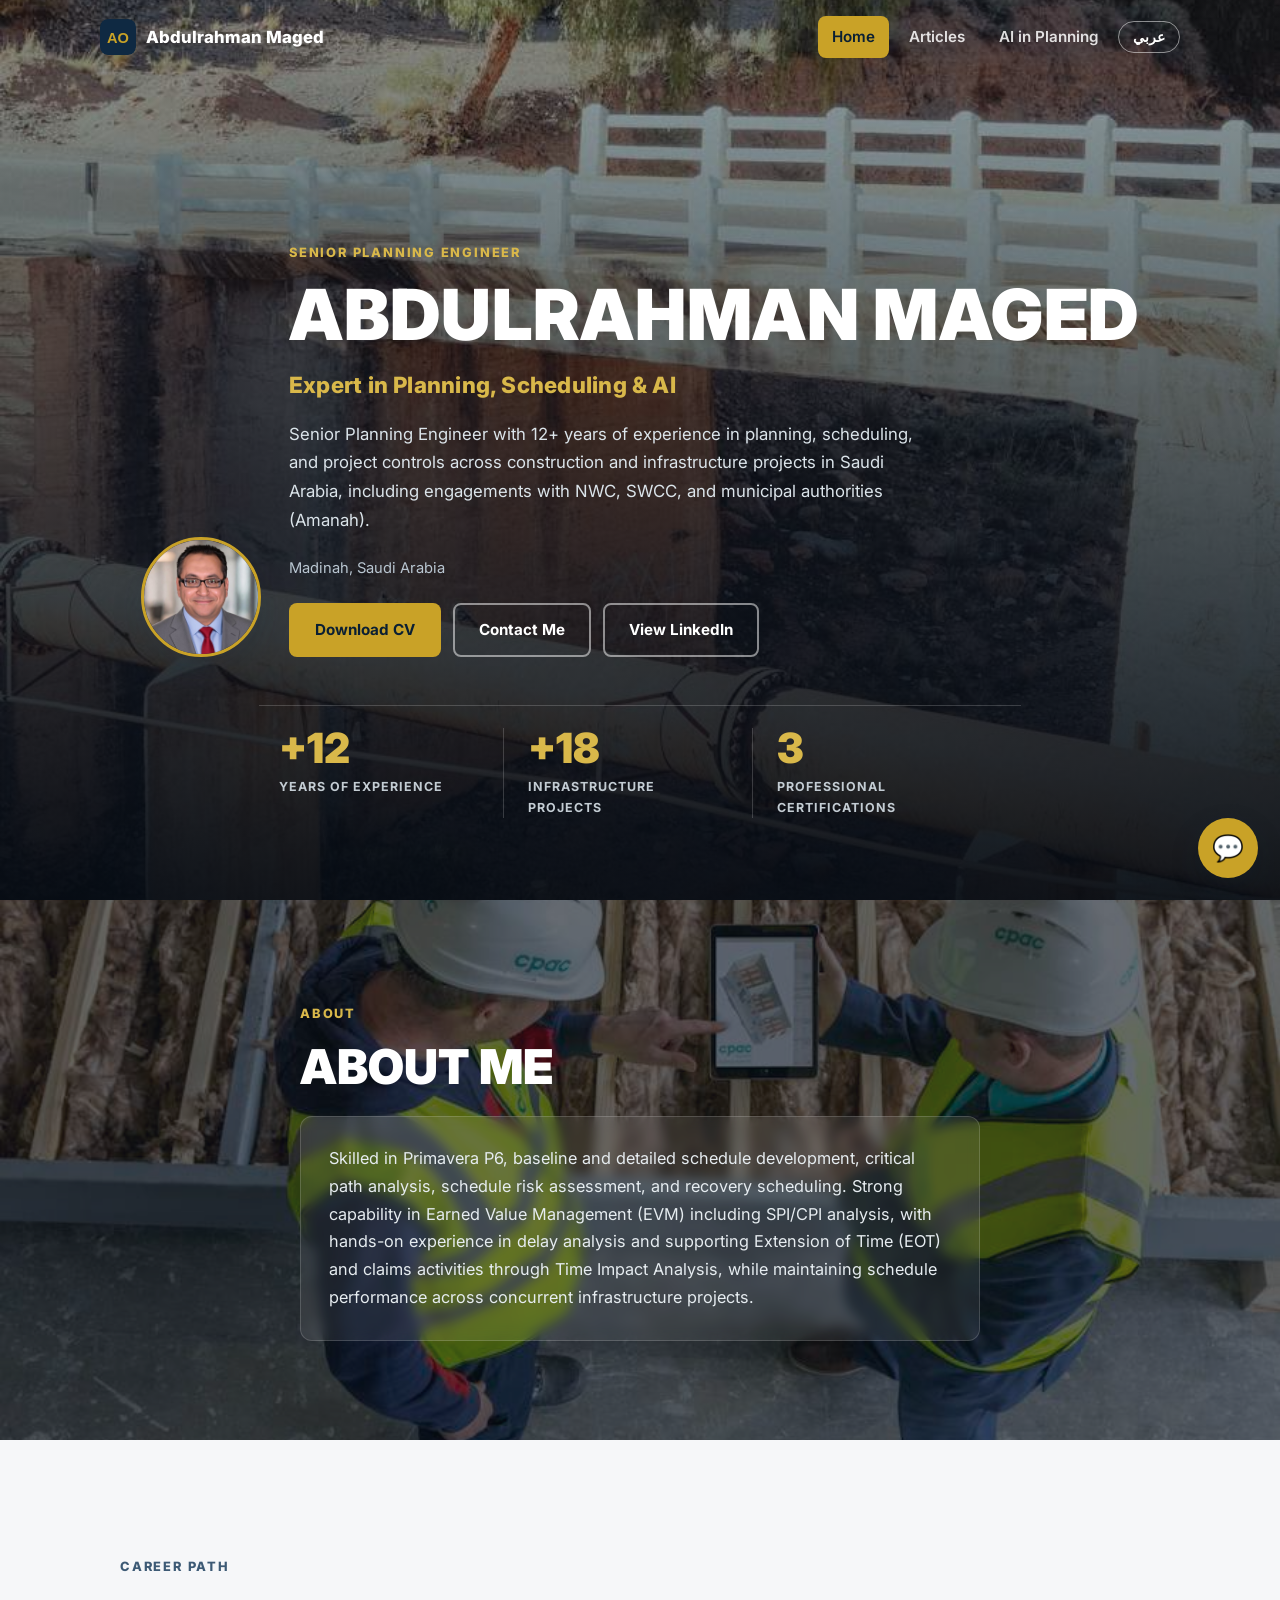
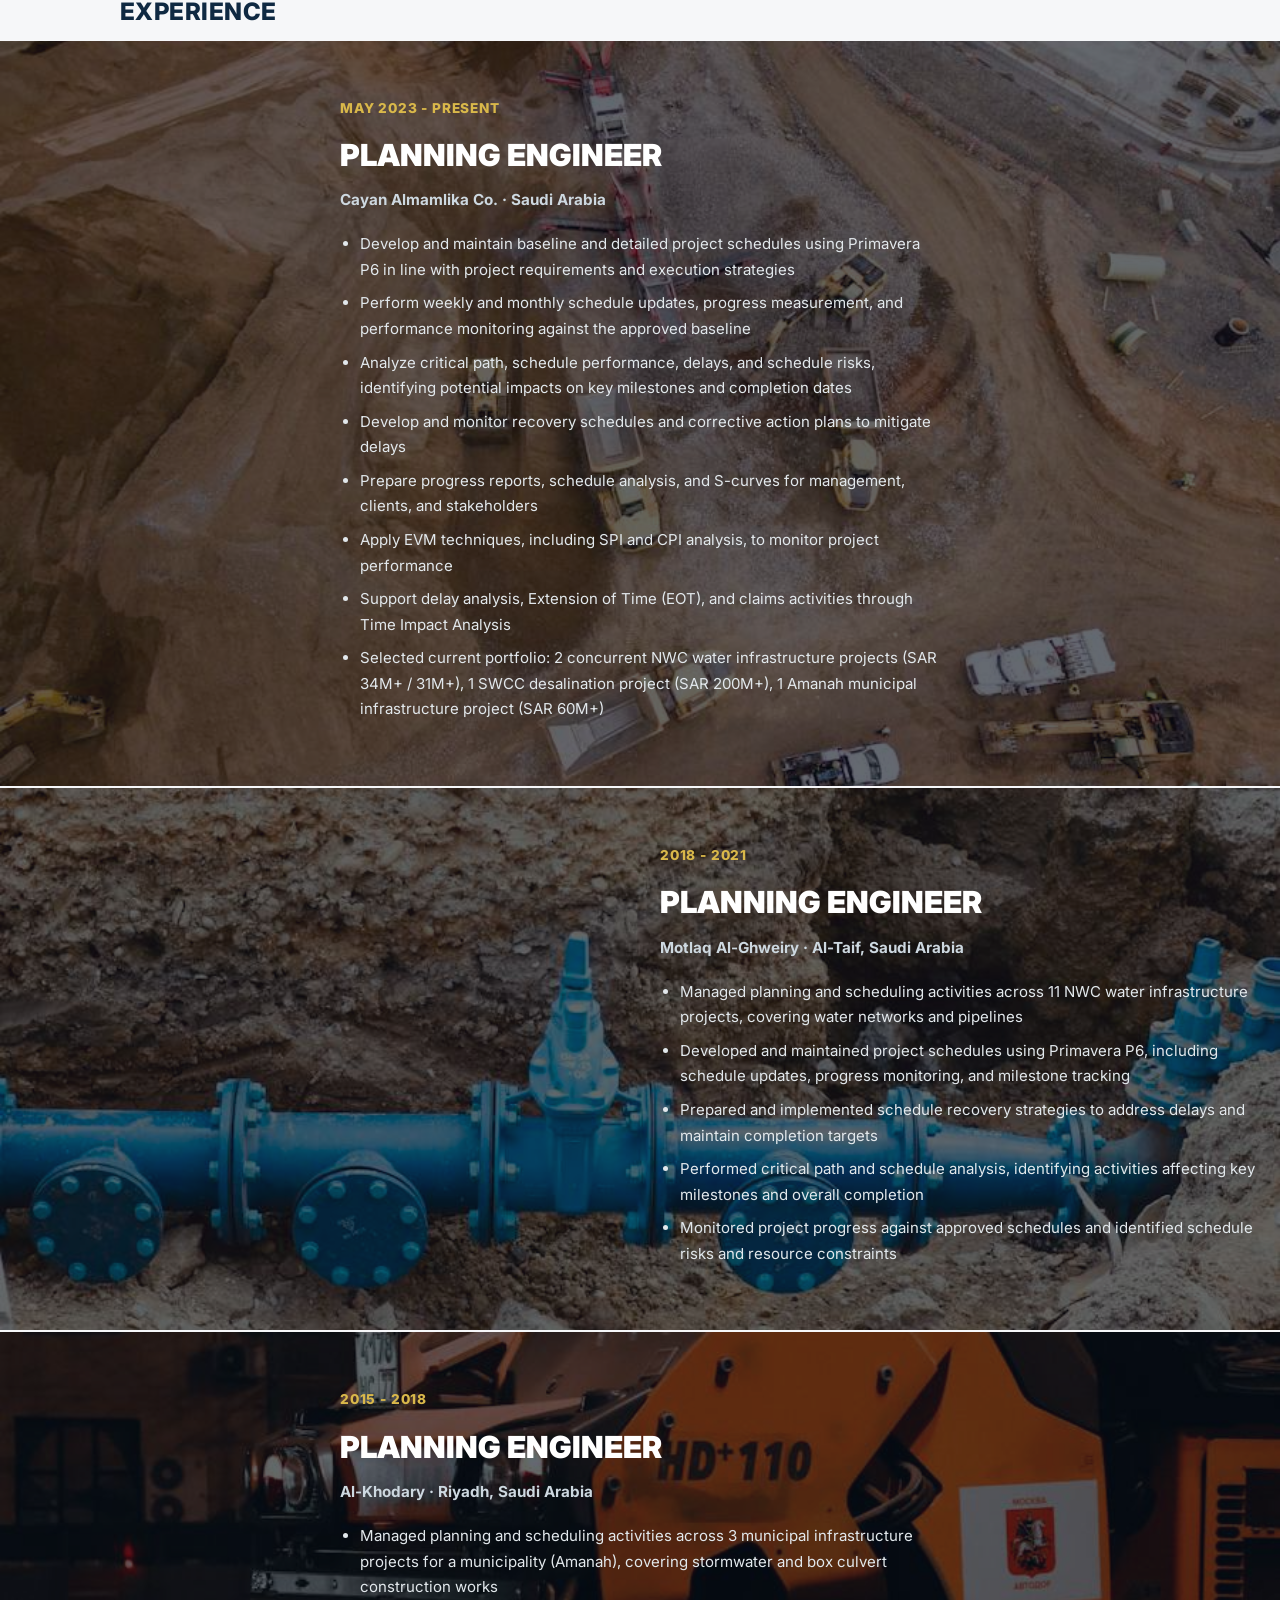
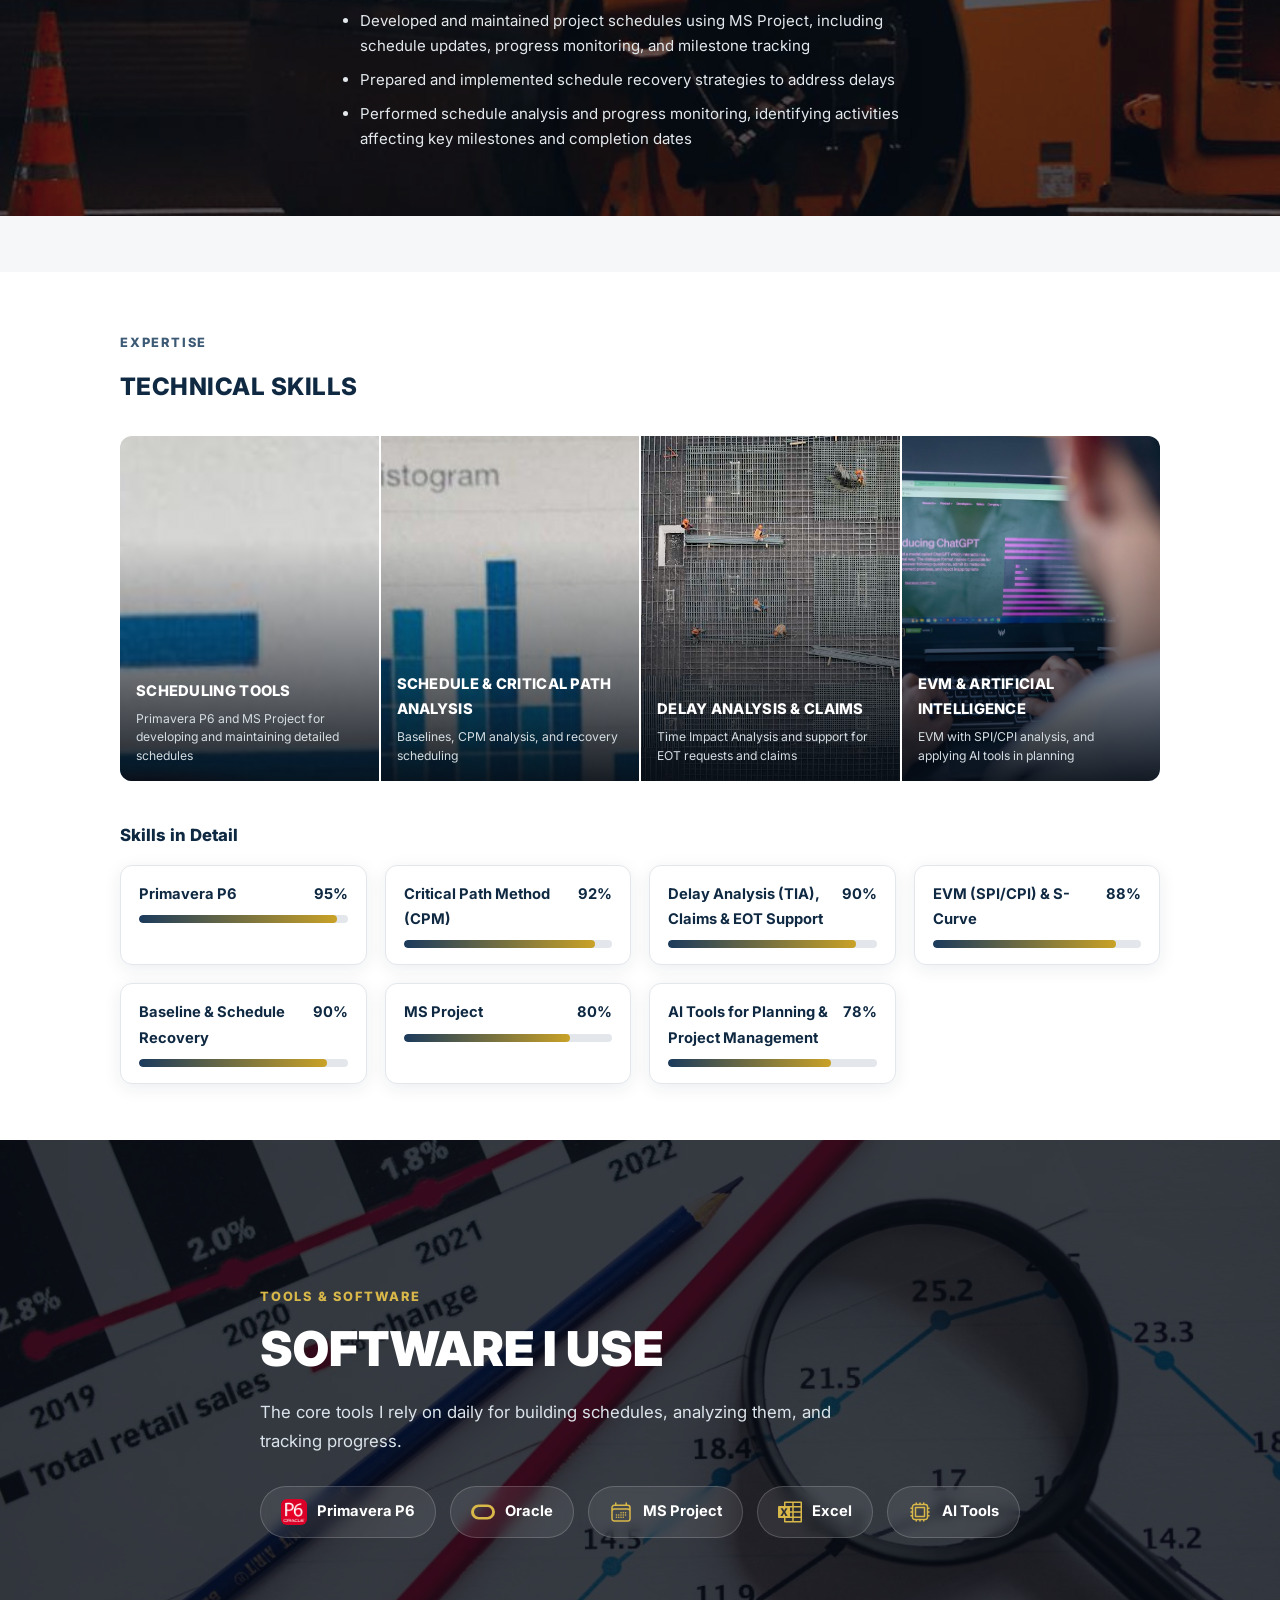
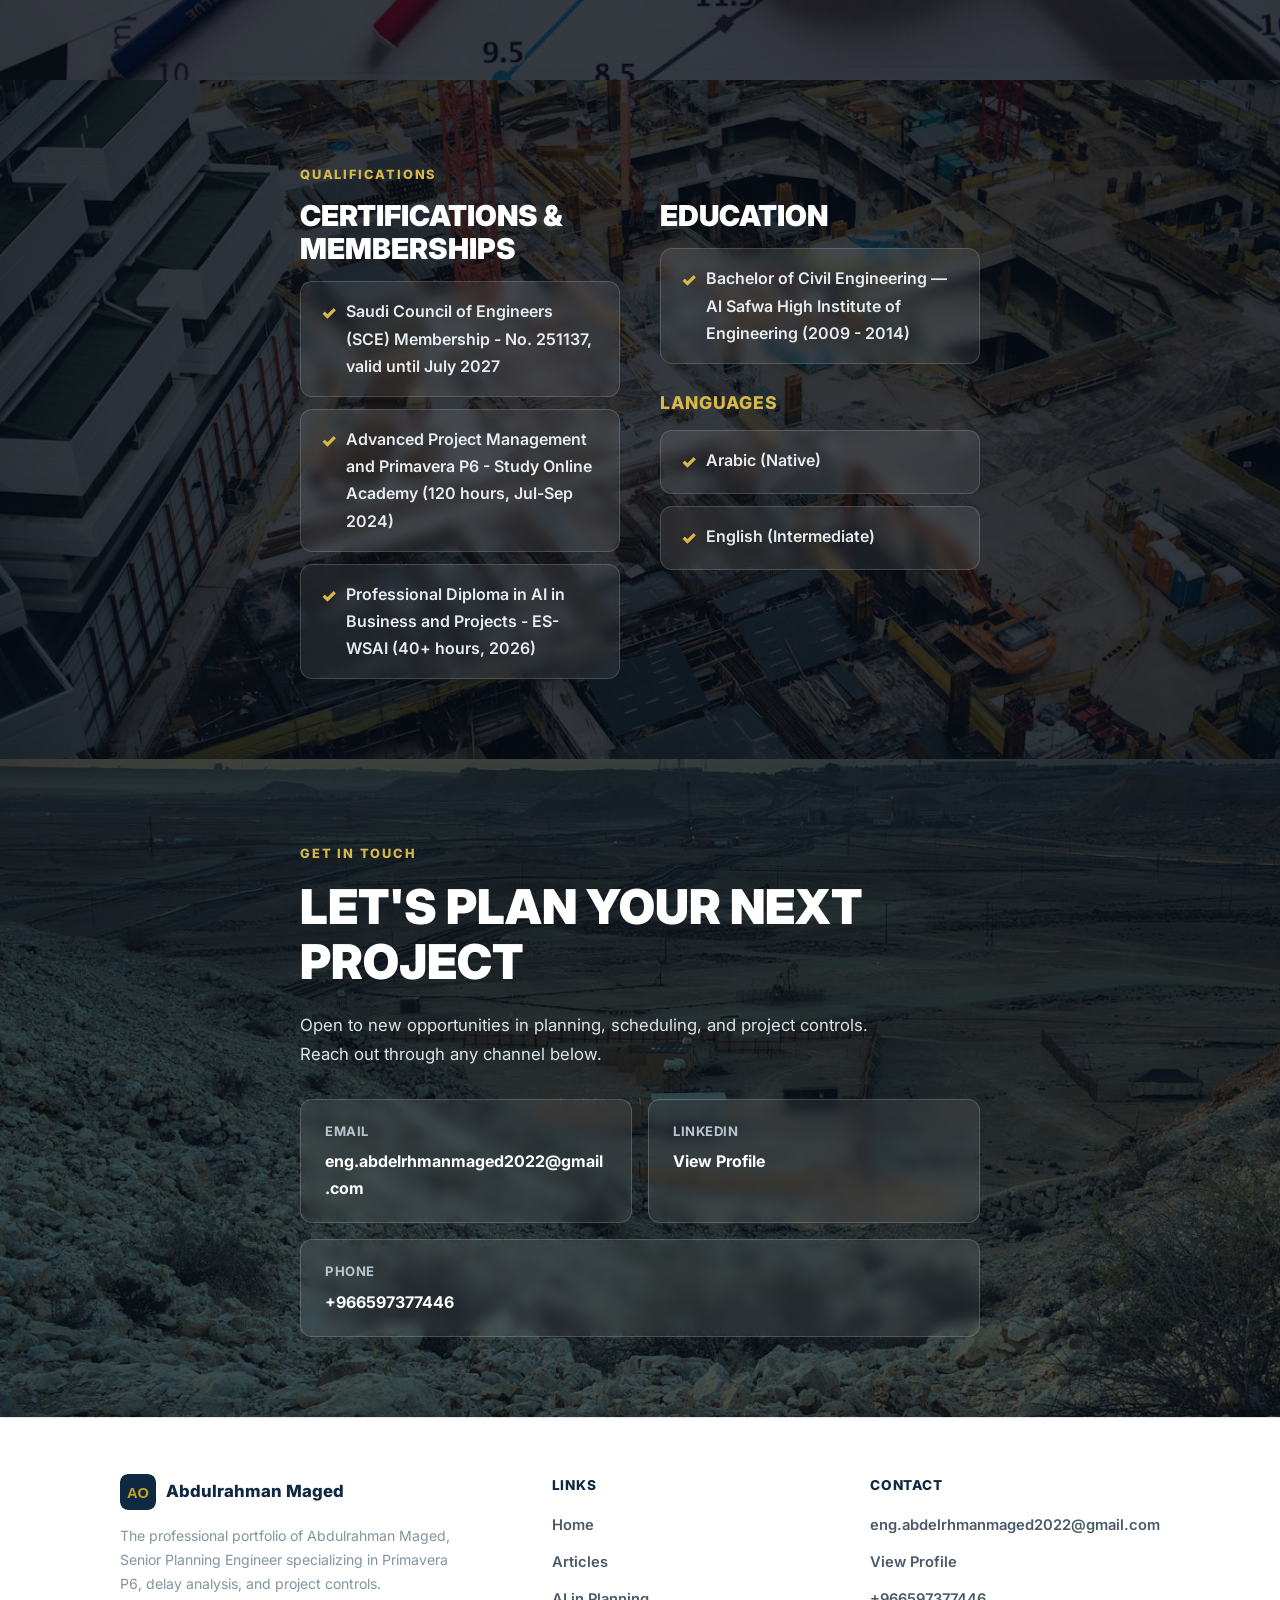
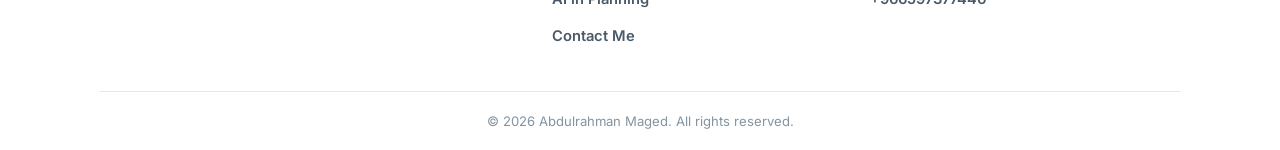
<file: index.html>
<!DOCTYPE html>
<html lang="en" dir="ltr">
<head>
<meta charset="UTF-8">
<meta name="viewport" content="width=device-width, initial-scale=1.0">
<title>عبدالرحمن ماجد | Planning Engineer</title>
<meta name="description" content="عبدالرحمن ماجد - مهندس تخطيط أول بخبرة 12+ عامًا في مشاريع المقاولات والبنية التحتية، متخصص في Primavera P6 وتحليل المسار الحرج وتحليل التأخيرات.">
<meta property="og:title" content="عبدالرحمن ماجد | Senior Planning Engineer">
<meta property="og:description" content="مهندس تخطيط أول بخبرة 12+ عامًا في مشاريع المقاولات والبنية التحتية.">
<meta property="og:type" content="website">
<meta property="og:image" content="avatar-placeholder.svg">
<link rel="icon" href="favicon.svg" type="image/svg+xml">
<link rel="preconnect" href="https://fonts.googleapis.com">
<link href="https://fonts.googleapis.com/css2?family=Cairo:wght@400;600;700;800;900&family=Inter:wght@400;600;700;800;900&display=swap" rel="stylesheet">
<link rel="stylesheet" href="styles.css">
<script>
  (function(){
    var lang = localStorage.getItem("site-lang") || "en";
    document.documentElement.lang = lang;
    document.documentElement.dir = lang === "ar" ? "rtl" : "ltr";
  })();
</script>
</head>
<body data-page="home">

<header class="site-header">
  <div class="container nav-row">
    <div class="brand">
      <img src="favicon.svg" alt="logo">
      <span id="brand-name">Abdulrahman Maged</span>
    </div>
    <button class="nav-toggle" id="nav-toggle" aria-label="Menu" aria-expanded="false">
      <span></span><span></span><span></span>
    </button>
    <nav class="nav-links" id="nav-links">
      <a href="index.html" data-page="home" data-i18n="navHome">Home</a>
      <a href="articles.html" data-page="articles" data-i18n="navArticles">Articles</a>
      <a href="ai-planning.html" data-page="ai" data-i18n="navAI">AI in Planning</a>
      <button class="lang-toggle" id="lang-toggle">English</button>
    </nav>
  </div>
</header>
<div class="nav-overlay" id="nav-overlay"></div>

<section class="cine-hero" style="background-image:url('images/hero.jpg')">
  <div class="cine-hero-overlay"></div>
  <div class="cine-hero-content container">
    <img id="hero-photo" class="hero-photo" src="avatar-placeholder.svg" alt="profile photo">
    <div class="hero-text">
      <div class="cine-badge" id="hero-title-badge"></div>
      <h1 id="hero-name" class="cine-hero-title"></h1>
      <div class="cine-hero-tagline" data-i18n="heroTagline">Expert in Planning, Scheduling &amp; AI</div>
      <p class="hero-pitch" id="hero-pitch"></p>
      <div class="hero-meta">
        <span id="hero-location"></span>
      </div>
      <div class="btn-row">
        <a class="btn btn-gold" id="cv-download" href="#" download data-i18n="heroDownloadCV">Download CV</a>
        <a class="btn btn-outline" href="#contact" data-i18n="heroContact">Contact Me</a>
        <a class="btn btn-outline" id="hero-linkedin" href="#" target="_blank" rel="noopener" data-i18n="heroLinkedin" style="display:none">LinkedIn</a>
      </div>
    </div>
  </div>
  <div class="cine-stat-row container">
    <div class="cine-stat">
      <div class="cine-stat-num">+12</div>
      <div class="cine-stat-label" data-i18n="heroStatYears">Years of Experience</div>
    </div>
    <div class="cine-stat">
      <div class="cine-stat-num">+18</div>
      <div class="cine-stat-label" data-i18n="heroStatProjects">Infrastructure Projects</div>
    </div>
    <div class="cine-stat">
      <div class="cine-stat-num" id="hero-stat-certs">3</div>
      <div class="cine-stat-label" data-i18n="heroStatCerts">Professional Certifications</div>
    </div>
  </div>
</section>

<section class="cine-section reveal" style="background-image:url('images/about.jpg')">
  <div class="cine-overlay"></div>
  <div class="container cine-content">
    <div class="cine-badge" data-i18n="aboutBadge">About</div>
    <h2 class="cine-headline" data-i18n="summaryTitle">About Me</h2>
    <div class="summary-box" id="summary-text"></div>
  </div>
</section>

<section id="experience-wrap">
  <div class="container" style="padding-top:56px">
    <div class="cine-badge cine-badge-dark" data-i18n="experienceBadge">Career Path</div>
    <h2 class="section-title" data-i18n="experienceTitle">Experience</h2>
  </div>
  <div class="timeline" id="timeline"></div>
</section>

<section class="section-alt">
  <div class="container">
    <div class="cine-badge cine-badge-dark" data-i18n="skillsBadge">Expertise</div>
    <h2 class="section-title" data-i18n="skillsTitle">Technical Skills</h2>
    <div class="skills-visual-grid">
      <div class="skills-visual-cell" style="background-image:url('images/skill1.jpg')">
        <div class="cell-overlay"></div>
        <div class="cell-text">
          <div class="cell-title" data-i18n="skillsCat1">Scheduling Tools</div>
          <div class="cell-desc" data-i18n="skillsCat1Desc"></div>
        </div>
      </div>
      <div class="skills-visual-cell" style="background-image:url('images/skill3.jpg')">
        <div class="cell-overlay"></div>
        <div class="cell-text">
          <div class="cell-title" data-i18n="skillsCat2">Schedule &amp; CPM Analysis</div>
          <div class="cell-desc" data-i18n="skillsCat2Desc"></div>
        </div>
      </div>
      <div class="skills-visual-cell" style="background-image:url('images/skill2.jpg')">
        <div class="cell-overlay"></div>
        <div class="cell-text">
          <div class="cell-title" data-i18n="skillsCat3">Delay Analysis &amp; Claims</div>
          <div class="cell-desc" data-i18n="skillsCat3Desc"></div>
        </div>
      </div>
      <div class="skills-visual-cell" style="background-image:url('images/skill4.jpg')">
        <div class="cell-overlay"></div>
        <div class="cell-text">
          <div class="cell-title" data-i18n="skillsCat4">EVM &amp; AI</div>
          <div class="cell-desc" data-i18n="skillsCat4Desc"></div>
        </div>
      </div>
    </div>
    <h3 class="section-sub-title" data-i18n="skillsDetailTitle">Skills in Detail</h3>
    <div class="skills-grid" id="skills-grid"></div>
  </div>
</section>

<section class="cine-section reveal" style="background-image:url('images/tools-bg.jpg')">
  <div class="cine-overlay cine-overlay-strong"></div>
  <div class="container cine-content cine-content-wide">
    <div class="cine-badge" data-i18n="toolsBadge">Tools &amp; Software</div>
    <h2 class="cine-headline" data-i18n="toolsTitle">Software I Use</h2>
    <p class="cine-sub" data-i18n="toolsSub"></p>
    <div class="tools-row">
      <div class="tool-badge">
        <img class="tool-icon tool-icon-img" src="icons/primavera-p6.png" alt="Primavera P6">
        <span data-i18n="toolPrimavera">Primavera P6</span>
      </div>
      <div class="tool-badge">
        <svg class="tool-icon" viewBox="0 0 24 24" fill="currentColor"><path d="M16.412 4.412h-8.82a7.588 7.588 0 0 0-.008 15.176h8.828a7.588 7.588 0 0 0 0-15.176zm-.193 12.502H7.786a4.915 4.915 0 0 1 0-9.828h8.433a4.914 4.914 0 1 1 0 9.828z"/></svg>
        <span data-i18n="toolOracle">Oracle</span>
      </div>
      <div class="tool-badge">
        <svg class="tool-icon" viewBox="0 0 24 24" fill="none" stroke="currentColor" stroke-width="1.5"><path stroke-linecap="round" stroke-linejoin="round" d="M6.75 3v2.25M17.25 3v2.25M3 18.75V7.5a2.25 2.25 0 0 1 2.25-2.25h13.5A2.25 2.25 0 0 1 21 7.5v11.25m-18 0A2.25 2.25 0 0 0 5.25 21h13.5A2.25 2.25 0 0 0 21 18.75m-18 0v-7.5A2.25 2.25 0 0 1 5.25 9h13.5A2.25 2.25 0 0 1 21 11.25v7.5m-9-6h.008v.008H12v-.008ZM12 15h.008v.008H12V15Zm0 2.25h.008v.008H12v-.008ZM9.75 15h.008v.008H9.75V15Zm0 2.25h.008v.008H9.75v-.008ZM7.5 15h.008v.008H7.5V15Zm0 2.25h.008v.008H7.5v-.008Zm6.75-4.5h.008v.008h-.008v-.008Zm0 2.25h.008v.008h-.008V15Zm0 2.25h.008v.008h-.008v-.008Zm2.25-4.5h.008v.008H16.5v-.008Zm0 2.25h.008v.008H16.5V15Z"/></svg>
        <span data-i18n="toolMsProject">MS Project</span>
      </div>
      <div class="tool-badge">
        <svg class="tool-icon" viewBox="0 0 24 24" fill="currentColor"><path d="M23 1.5q.41 0 .7.3.3.29.3.7v19q0 .41-.3.7-.29.3-.7.3H7q-.41 0-.7-.3-.3-.29-.3-.7V18H1q-.41 0-.7-.3-.3-.29-.3-.7V7q0-.41.3-.7Q.58 6 1 6h5V2.5q0-.41.3-.7.29-.3.7-.3zM6 13.28l1.42 2.66h2.14l-2.38-3.87 2.34-3.8H7.46l-1.3 2.4-.05.08-.04.09-.64-1.28-.66-1.29H2.59l2.27 3.82-2.48 3.85h2.16zM14.25 21v-3H7.5v3zm0-4.5v-3.75H12v3.75zm0-5.25V7.5H12v3.75zm0-5.25V3H7.5v3zm8.25 15v-3h-6.75v3zm0-4.5v-3.75h-6.75v3.75zm0-5.25V7.5h-6.75v3.75zm0-5.25V3h-6.75v3Z"/></svg>
        <span data-i18n="toolExcel">Excel</span>
      </div>
      <div class="tool-badge">
        <svg class="tool-icon" viewBox="0 0 24 24" fill="none" stroke="currentColor" stroke-width="1.5"><path stroke-linecap="round" stroke-linejoin="round" d="M8.25 3v1.5M4.5 8.25H3m18 0h-1.5M4.5 12H3m18 0h-1.5m-15 3.75H3m18 0h-1.5M8.25 19.5V21M12 3v1.5m0 15V21m3.75-18v1.5m0 15V21m-9-1.5h10.5a2.25 2.25 0 0 0 2.25-2.25V6.75a2.25 2.25 0 0 0-2.25-2.25H6.75A2.25 2.25 0 0 0 4.5 6.75v10.5a2.25 2.25 0 0 0 2.25 2.25Zm.75-12h9v9h-9v-9Z"/></svg>
        <span data-i18n="toolAI">AI Tools</span>
      </div>
    </div>
  </div>
</section>

<section class="cine-section reveal" style="background-image:url('images/cert-bg.jpg')">
  <div class="cine-overlay cine-overlay-strong"></div>
  <div class="container cine-content">
    <div class="cine-badge" data-i18n="certEduBadge">Qualifications</div>
    <div class="cert-edu-grid">
      <div>
        <h2 class="cine-headline cine-headline-sm" data-i18n="certTitle">Certifications</h2>
        <div class="cert-list glass" id="cert-list"></div>
      </div>
      <div>
        <h2 class="cine-headline cine-headline-sm" data-i18n="educationTitle">Education</h2>
        <div class="cert-list glass" id="education-list"></div>
        <h3 class="cine-headline-xs" data-i18n="languagesTitle">Languages</h3>
        <div class="cert-list glass" id="languages-list"></div>
      </div>
    </div>
  </div>
</section>

<section id="contact" class="cine-section reveal" style="background-image:url('images/contact-bg.jpg')">
  <div class="cine-overlay"></div>
  <div class="container cine-content">
    <div class="cine-badge" data-i18n="contactBadge">Get in Touch</div>
    <h2 class="cine-headline" data-i18n="contactHeadline">Let's Plan Your Next Project</h2>
    <p class="cine-sub" data-i18n="contactSub"></p>
    <div class="contact-grid">
      <div class="contact-card glass">
        <div class="label" data-i18n="contactEmail">Email</div>
        <a class="value" id="contact-email" href="#"></a>
      </div>
      <div class="contact-card glass">
        <div class="label" data-i18n="contactLinkedin">LinkedIn</div>
        <a class="value" id="contact-linkedin" href="#" target="_blank" rel="noopener"></a>
      </div>
      <div class="contact-card glass" id="contact-phone-card">
        <div class="label" data-i18n="contactPhone">Phone</div>
        <a class="value" id="contact-phone" href="#"></a>
      </div>
    </div>
  </div>
</section>

<footer class="site-footer">
  <div class="container footer-grid">
    <div class="footer-col">
      <div class="brand footer-brand">
        <img src="favicon.svg" alt="logo">
        <span id="footer-brand-name">Abdulrahman Maged</span>
      </div>
      <p class="footer-about-text" data-i18n="footerAboutText"></p>
    </div>
    <div class="footer-col">
      <div class="footer-col-title" data-i18n="footerNavTitle">Links</div>
      <a href="index.html" data-i18n="navHome">Home</a>
      <a href="articles.html" data-i18n="navArticles">Articles</a>
      <a href="ai-planning.html" data-i18n="navAI">AI in Planning</a>
      <a href="#contact" data-i18n="heroContact">Contact Me</a>
    </div>
    <div class="footer-col">
      <div class="footer-col-title" data-i18n="footerContactTitle">Contact</div>
      <a id="footer-email" href="#"></a>
      <a id="footer-linkedin" href="#" target="_blank" rel="noopener" data-i18n="contactLinkedinLabel">View Profile</a>
      <a id="footer-phone" href="#"></a>
    </div>
  </div>
  <div class="footer-bottom container" id="footer-text"></div>
</footer>

<script src="i18n.js"></script>
<script src="main.js"></script>
<script src="chatbot.js"></script>
</body>
</html>
</file>
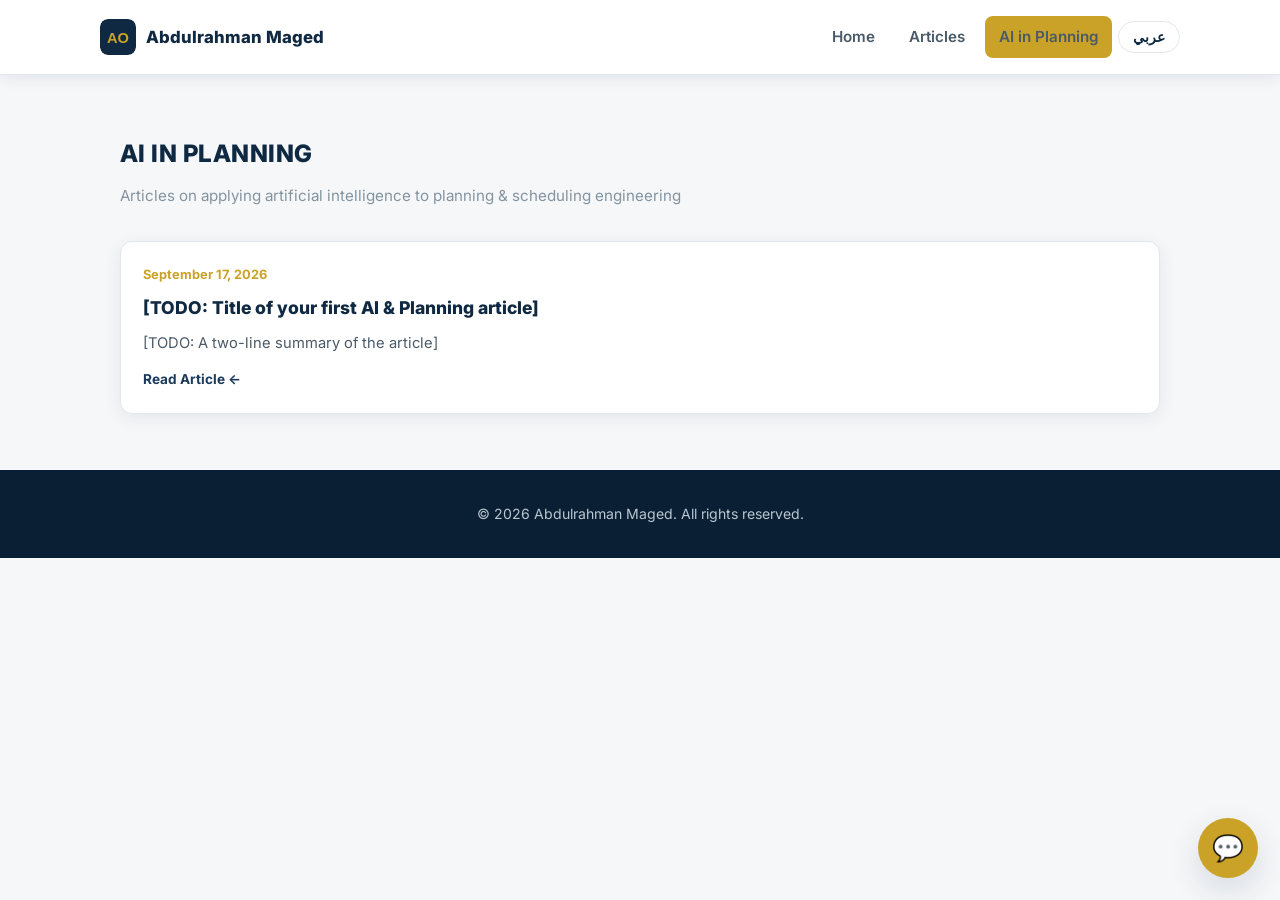
<file: ai-planning.html>
<!DOCTYPE html>
<html lang="en" dir="ltr">
<head>
<meta charset="UTF-8">
<meta name="viewport" content="width=device-width, initial-scale=1.0">
<title>الذكاء الاصطناعي والتخطيط | Abdulrahman Maged</title>
<meta name="description" content="مقالات عن تطبيقات الذكاء الاصطناعي في هندسة التخطيط والجدولة.">
<link rel="icon" href="favicon.svg" type="image/svg+xml">
<link rel="preconnect" href="https://fonts.googleapis.com">
<link href="https://fonts.googleapis.com/css2?family=Cairo:wght@400;600;700;800&family=Inter:wght@400;600;700;800&display=swap" rel="stylesheet">
<link rel="stylesheet" href="styles.css">
<script>
  (function(){
    var lang = localStorage.getItem("site-lang") || "en";
    document.documentElement.lang = lang;
    document.documentElement.dir = lang === "ar" ? "rtl" : "ltr";
  })();
</script>
</head>
<body data-page="ai">

<header class="site-header">
  <div class="container nav-row">
    <div class="brand">
      <img src="favicon.svg" alt="logo">
      <span>Abdulrahman Maged</span>
    </div>
    <button class="nav-toggle" id="nav-toggle" aria-label="Menu" aria-expanded="false">
      <span></span><span></span><span></span>
    </button>
    <nav class="nav-links" id="nav-links">
      <a href="index.html" data-page="home" data-i18n="navHome">Home</a>
      <a href="articles.html" data-page="articles" data-i18n="navArticles">Articles</a>
      <a href="ai-planning.html" data-page="ai" data-i18n="navAI">AI in Planning</a>
      <button class="lang-toggle" id="lang-toggle">English</button>
    </nav>
  </div>
</header>
<div class="nav-overlay" id="nav-overlay"></div>

<section>
  <div class="container">
    <h1 class="section-title" data-i18n="aiPageTitle">AI in Planning</h1>
    <p class="section-sub" data-i18n="aiPageSub"></p>
    <div class="articles-grid" id="articles-list"></div>
    <div id="article-detail" style="display:none;"></div>
  </div>
</section>

<footer>
  <div class="container" id="footer-text"></div>
</footer>

<script src="i18n.js"></script>
<script src="main.js"></script>
<script src="chatbot.js"></script>
</body>
</html>
</file>
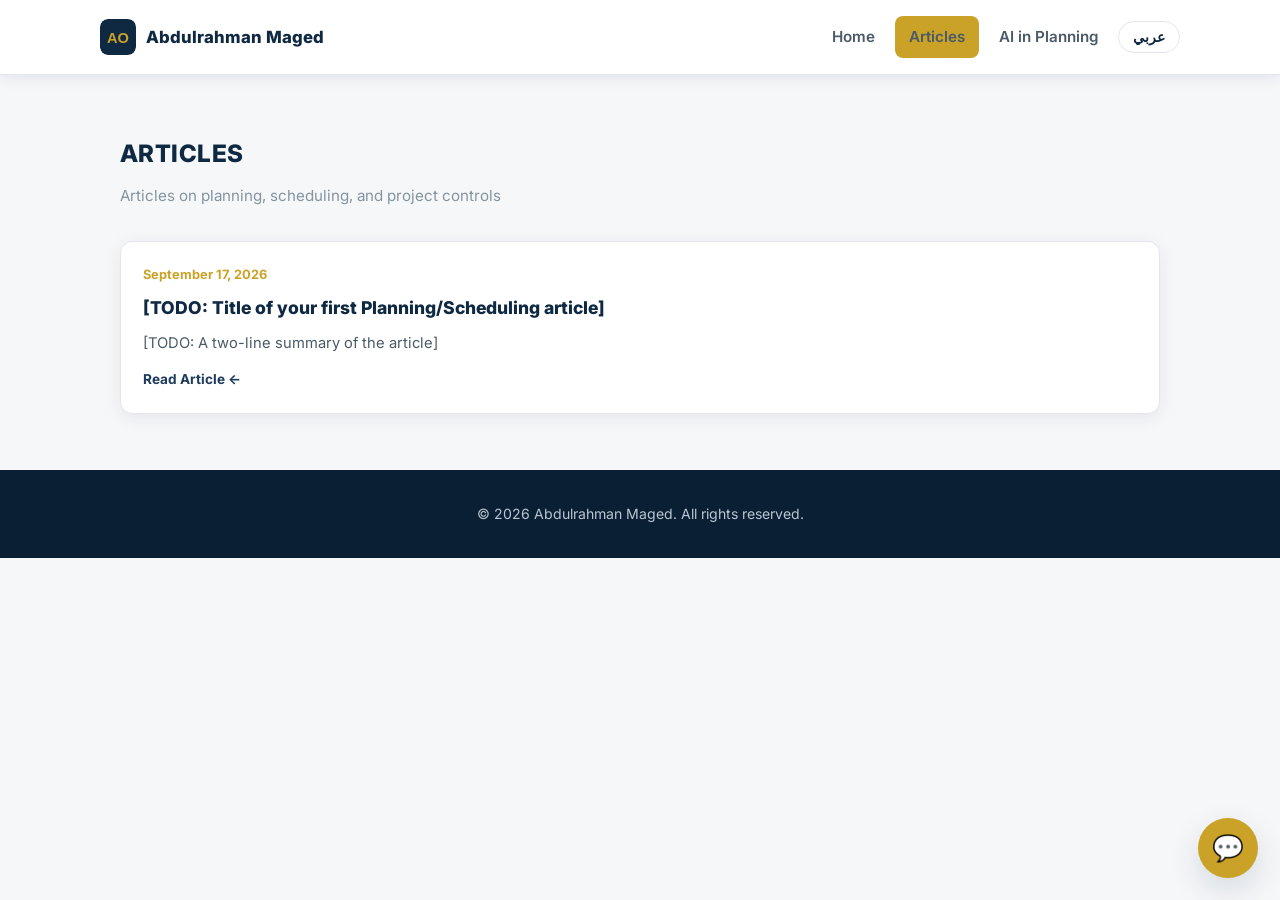
<file: articles.html>
<!DOCTYPE html>
<html lang="en" dir="ltr">
<head>
<meta charset="UTF-8">
<meta name="viewport" content="width=device-width, initial-scale=1.0">
<title>المقالات | Abdulrahman Maged</title>
<meta name="description" content="مقالات في التخطيط والجدولة وإدارة المشاريع.">
<link rel="icon" href="favicon.svg" type="image/svg+xml">
<link rel="preconnect" href="https://fonts.googleapis.com">
<link href="https://fonts.googleapis.com/css2?family=Cairo:wght@400;600;700;800&family=Inter:wght@400;600;700;800&display=swap" rel="stylesheet">
<link rel="stylesheet" href="styles.css">
<script>
  (function(){
    var lang = localStorage.getItem("site-lang") || "en";
    document.documentElement.lang = lang;
    document.documentElement.dir = lang === "ar" ? "rtl" : "ltr";
  })();
</script>
</head>
<body data-page="articles">

<header class="site-header">
  <div class="container nav-row">
    <div class="brand">
      <img src="favicon.svg" alt="logo">
      <span>Abdulrahman Maged</span>
    </div>
    <button class="nav-toggle" id="nav-toggle" aria-label="Menu" aria-expanded="false">
      <span></span><span></span><span></span>
    </button>
    <nav class="nav-links" id="nav-links">
      <a href="index.html" data-page="home" data-i18n="navHome">Home</a>
      <a href="articles.html" data-page="articles" data-i18n="navArticles">Articles</a>
      <a href="ai-planning.html" data-page="ai" data-i18n="navAI">AI in Planning</a>
      <button class="lang-toggle" id="lang-toggle">English</button>
    </nav>
  </div>
</header>
<div class="nav-overlay" id="nav-overlay"></div>

<section>
  <div class="container">
    <h1 class="section-title" data-i18n="articlesPageTitle">Articles</h1>
    <p class="section-sub" data-i18n="articlesPageSub"></p>
    <div class="articles-grid" id="articles-list"></div>
    <div id="article-detail" style="display:none;"></div>
  </div>
</section>

<footer>
  <div class="container" id="footer-text"></div>
</footer>

<script src="i18n.js"></script>
<script src="main.js"></script>
<script src="chatbot.js"></script>
</body>
</html>
</file>
<file: styles.css>
/* ============ Design tokens ============ */
:root{
  --navy-900:#0a1f33;
  --navy-800:#0f2942;
  --navy-700:#1b3a5c;
  --steel-600:#3d5a75;
  --gold-500:#c9a227;
  --gold-400:#d9b84a;
  --bg:#f6f7f9;
  --surface:#ffffff;
  --text-900:#16212c;
  --text-600:#4a5a68;
  --text-400:#8394a1;
  --border:#e3e7eb;
  --radius:12px;
  --shadow:0 4px 18px rgba(15,41,66,0.08);
  --shadow-lg:0 12px 32px rgba(15,41,66,0.14);
  --maxw:1080px;
  --font-ar:'Cairo', 'Segoe UI', Tahoma, sans-serif;
  --font-en:'Inter', 'Segoe UI', Arial, sans-serif;
  --overlay-dark:linear-gradient(180deg, rgba(10,19,31,0.35) 0%, rgba(8,16,26,0.78) 68%, rgba(6,12,20,0.94) 100%);
  --overlay-flat:rgba(8,16,26,0.62);
}

*{box-sizing:border-box;}
html{scroll-behavior:smooth;}
html,body{margin:0;padding:0;}
body{
  background:var(--bg);
  color:var(--text-900);
  font-family:var(--font-ar);
  line-height:1.7;
  -webkit-font-smoothing:antialiased;
}
html[lang="en"] body{font-family:var(--font-en);}

img{max-width:100%;display:block;}
a{color:inherit;text-decoration:none;}
ul{margin:0;padding:0;list-style:none;}

.container{max-width:var(--maxw);margin:0 auto;padding:0 20px;}

/* ============ Header / Nav (fixed, transparent-over-hero) ============ */
header.site-header{
  position:fixed;top:0;left:0;right:0;z-index:200;
  background:transparent;
  transition:background .3s ease, box-shadow .3s ease, backdrop-filter .3s ease;
}
header.site-header.scrolled{
  background:rgba(255,255,255,0.94);
  backdrop-filter:blur(10px);
  box-shadow:0 2px 14px rgba(15,41,66,0.1);
  border-bottom:1px solid var(--border);
}
.nav-row{
  display:flex;align-items:center;justify-content:space-between;
  padding:16px 0;
}
.brand{
  display:flex;align-items:center;gap:10px;
  font-weight:800;font-size:1.05rem;color:#fff;
  transition:color .3s ease;
}
header.scrolled .brand{color:var(--navy-800);}
.brand img{width:36px;height:36px;border-radius:8px;}
.nav-links{display:flex;align-items:center;gap:6px;flex-wrap:wrap;}
.nav-links a{
  padding:8px 14px;border-radius:8px;font-weight:600;font-size:.95rem;
  color:rgba(255,255,255,0.85);transition:color .3s ease, background .2s ease;
}
header.scrolled .nav-links a{color:var(--text-600);}
.nav-links a:hover,.nav-links a.active{background:var(--gold-500);color:var(--navy-900);}
.lang-toggle{
  border:1px solid rgba(255,255,255,0.5);background:transparent;color:#fff;
  padding:7px 14px;border-radius:20px;font-weight:700;font-size:.85rem;
  cursor:pointer;transition:color .3s ease, border-color .3s ease;
}
header.scrolled .lang-toggle{border-color:var(--border);color:var(--navy-800);}
.lang-toggle:hover{border-color:var(--gold-500);}

.nav-toggle{
  display:none;flex-direction:column;justify-content:center;align-items:flex-end;
  gap:5px;width:38px;height:38px;border:none;background:transparent;cursor:pointer;padding:0;flex-shrink:0;
}
.nav-toggle span{display:block;width:24px;height:2px;background:#fff;border-radius:2px;transition:background .3s ease;}
header.scrolled .nav-toggle span{background:var(--navy-800);}
.nav-overlay{
  display:none;position:fixed;inset:0;background:rgba(6,12,20,0.55);z-index:240;
}
.nav-overlay.open{display:block;}

/* ============ Cinematic Hero ============ */
.cine-hero{
  position:relative;min-height:100vh;
  display:flex;flex-direction:column;justify-content:flex-end;
  background-color:var(--navy-900);
  background-size:cover;background-position:center;
  color:#fff;overflow:hidden;
}
.cine-hero-overlay{
  position:absolute;inset:0;background:var(--overlay-dark);z-index:1;
}
.cine-hero-content{position:relative;z-index:2;display:flex;gap:28px;align-items:flex-end;flex-wrap:wrap;padding-bottom:48px;}
.hero-photo{
  width:120px;height:120px;border-radius:50%;
  border:3px solid var(--gold-500);object-fit:cover;flex-shrink:0;
  box-shadow:var(--shadow-lg);
}
.hero-text{flex:1;min-width:260px;}
.cine-badge{
  display:inline-block;color:var(--gold-400);font-weight:800;
  font-size:.8rem;letter-spacing:.14em;text-transform:uppercase;
  margin-bottom:14px;
}
.cine-badge-dark{color:var(--steel-600);}
.cine-hero-title{
  font-size:clamp(2.2rem, 6vw, 4.4rem);margin:0 0 14px;font-weight:900;
  line-height:1.05;text-transform:uppercase;letter-spacing:.01em;
}
.cine-hero-tagline{
  color:var(--gold-400);font-weight:800;font-size:clamp(1.05rem,2.2vw,1.4rem);
  margin:0 0 16px;letter-spacing:.01em;
}
.hero-pitch{color:#dbe4ea;font-size:1.05rem;max-width:640px;margin:0 0 22px;}
.hero-meta{display:flex;gap:18px;flex-wrap:wrap;font-size:.92rem;color:#b9c6d1;margin-bottom:22px;}
.hero-meta span{display:flex;align-items:center;gap:6px;}
.btn-row{display:flex;gap:12px;flex-wrap:wrap;}
.btn{
  display:inline-block;padding:12px 24px;border-radius:8px;font-weight:700;
  font-size:.95rem;cursor:pointer;border:2px solid transparent;
}
.btn-gold{background:var(--gold-500);color:var(--navy-900);}
.btn-gold:hover{background:var(--gold-400);}
.btn-outline{border-color:rgba(255,255,255,0.5);color:#fff;}
.btn-outline:hover{border-color:#fff;background:rgba(255,255,255,0.1);}

.cine-stat-row{
  position:relative;z-index:2;
  display:flex;flex-wrap:wrap;gap:0;
  border-top:1px solid rgba(255,255,255,0.18);
  padding:22px 20px 26px;
}
.cine-stat{
  flex:1;min-width:150px;padding-inline-end:24px;
  border-inline-end:1px solid rgba(255,255,255,0.18);
  margin-inline-end:24px;
}
.cine-stat:last-child{border-inline-end:none;margin-inline-end:0;}
.cine-stat-num{font-size:clamp(1.6rem,3.4vw,2.6rem);font-weight:900;color:var(--gold-400);line-height:1;}
.cine-stat-label{font-size:.78rem;color:#c3ccd3;text-transform:uppercase;letter-spacing:.08em;margin-top:6px;font-weight:700;}

/* ============ Generic cinematic full-bleed section ============ */
.cine-section{
  position:relative;min-height:60vh;
  background-color:var(--navy-800);
  background-size:cover;background-position:center;background-attachment:scroll;
  display:flex;align-items:center;color:#fff;padding:80px 0;
}
.cine-overlay{position:absolute;inset:0;background:var(--overlay-flat);}
.cine-overlay-strong{background:rgba(6,12,20,0.8);}
.cine-content{position:relative;z-index:2;max-width:720px;}
.cine-content-wide{max-width:900px;}

.tools-row{display:flex;flex-wrap:wrap;gap:14px;margin-top:8px;}
.tool-badge{
  display:flex;align-items:center;gap:10px;
  background:rgba(255,255,255,0.08);backdrop-filter:blur(6px);
  border:1px solid rgba(255,255,255,0.18);border-radius:999px;
  padding:12px 20px;font-weight:700;font-size:.92rem;color:#fff;
}
.tool-icon{width:24px;height:24px;flex-shrink:0;color:var(--gold-400);}
.tool-icon-img{width:26px;height:26px;border-radius:6px;object-fit:cover;}
.cine-headline{
  font-size:clamp(1.8rem,4vw,3rem);font-weight:900;text-transform:uppercase;
  margin:0 0 22px;line-height:1.15;
}
.cine-headline-sm{font-size:clamp(1.3rem,2.6vw,1.8rem);margin-bottom:16px;}
.cine-headline-xs{font-size:1.1rem;font-weight:800;margin:24px 0 12px;text-transform:uppercase;letter-spacing:.05em;color:var(--gold-400);}
.cine-sub{color:#dbe4ea;font-size:1.05rem;max-width:600px;margin:0 0 30px;}

.summary-box{
  background:rgba(255,255,255,0.08);backdrop-filter:blur(6px);
  border:1px solid rgba(255,255,255,0.16);border-radius:var(--radius);
  padding:28px;font-size:1.02rem;color:#e6ecf0;
}

/* Reveal-on-scroll */
.reveal{opacity:0;transform:translateY(34px);transition:opacity .7s ease, transform .7s ease;}
.reveal.revealed{opacity:1;transform:translateY(0);}

/* ============ Sections (light) ============ */
section{padding:56px 0;}
.section-title{
  font-size:1.5rem;font-weight:800;color:var(--navy-800);
  margin:0 0 8px;text-transform:uppercase;letter-spacing:.02em;
}
.section-sub-title{font-size:1.05rem;font-weight:800;color:var(--navy-800);margin:34px 0 16px;}
.section-sub{color:var(--text-400);margin:0 0 32px;font-size:.95rem;}
.section-alt{background:var(--surface);}

/* ============ Experience — cinematic full-bleed timeline ============ */
.timeline{display:flex;flex-direction:column;gap:2px;}
.timeline-item{
  position:relative;min-height:52vh;
  background-color:var(--navy-700);
  background-size:cover;background-position:center;
  display:flex;align-items:center;color:#fff;padding:56px 0;
}
.timeline-content{position:relative;z-index:2;max-width:640px;margin:0 auto;padding:0 20px;width:100%;}
.timeline-item-alt .timeline-content{margin-inline-start:auto;margin-inline-end:0;}
.timeline-period{color:var(--gold-400);font-weight:800;font-size:.85rem;letter-spacing:.06em;text-transform:uppercase;margin-bottom:10px;}
.timeline-role{font-weight:900;color:#fff;font-size:clamp(1.3rem,2.6vw,1.9rem);text-transform:uppercase;}
.timeline-company{color:#cdd8e0;font-weight:700;margin:6px 0 18px;font-size:.95rem;}
.timeline-points{padding-inline-start:20px;list-style:disc;color:#e2e8ec;font-size:.94rem;max-width:600px;}
.timeline-points li{margin-bottom:8px;}

/* ============ Skills ============ */
.skills-visual-grid{
  display:grid;grid-template-columns:repeat(4,1fr);gap:2px;margin:28px 0 40px;
  border-radius:var(--radius);overflow:hidden;
}
.skills-visual-cell{
  position:relative;aspect-ratio:3/4;background-color:var(--navy-800);
  background-size:cover;background-position:center;
  display:flex;align-items:flex-end;
}
.cell-overlay{position:absolute;inset:0;background:linear-gradient(180deg, rgba(10,19,31,0.05) 30%, rgba(6,12,20,0.92) 100%);}
.cell-text{position:relative;z-index:2;padding:16px;color:#fff;}
.cell-title{font-weight:800;font-size:.92rem;text-transform:uppercase;letter-spacing:.02em;margin-bottom:6px;}
.cell-desc{font-size:.76rem;color:#d3dce1;line-height:1.5;}

.skills-grid{display:grid;grid-template-columns:repeat(auto-fit,minmax(240px,1fr));gap:18px;}
.skill-item{background:var(--surface);border:1px solid var(--border);border-radius:var(--radius);padding:16px 18px;box-shadow:var(--shadow);}
.skill-name{font-weight:700;font-size:.92rem;margin-bottom:8px;display:flex;justify-content:space-between;color:var(--navy-800);}
.skill-bar-bg{background:var(--border);border-radius:6px;height:8px;overflow:hidden;}
.skill-bar-fill{background:linear-gradient(90deg,var(--navy-700),var(--gold-500));height:100%;border-radius:6px;}

/* ============ Certifications / Education (glass over image) ============ */
.cert-edu-grid{display:grid;grid-template-columns:1fr 1fr;gap:40px;max-width:100%;}
.cert-list{display:flex;flex-direction:column;gap:12px;}
.cert-item{
  border-radius:var(--radius);
  padding:16px 20px;font-weight:600;
  display:flex;gap:10px;align-items:flex-start;
}
.cert-item::before{content:"✓";color:var(--gold-400);font-weight:900;font-size:1.1rem;}
.glass .cert-item{
  background:rgba(255,255,255,0.08);backdrop-filter:blur(6px);
  border:1px solid rgba(255,255,255,0.16);color:#e6ecf0;
}

/* ============ Contact (final CTA over image) ============ */
.contact-grid{display:flex;gap:16px;flex-wrap:wrap;}
.contact-card{
  border-radius:var(--radius);
  padding:20px 24px;flex:1;min-width:220px;
}
.glass.contact-card{
  background:rgba(255,255,255,0.08);backdrop-filter:blur(6px);
  border:1px solid rgba(255,255,255,0.18);
}
.contact-card .label{color:#b9c6d1;font-size:.82rem;font-weight:700;margin-bottom:6px;text-transform:uppercase;letter-spacing:.04em;}
.contact-card .value{color:#fff;font-weight:700;font-size:1rem;word-break:break-word;}

/* ============ Articles ============ */
.articles-grid{display:grid;grid-template-columns:repeat(auto-fit,minmax(280px,1fr));gap:20px;}
.article-card{
  background:var(--surface);border:1px solid var(--border);border-radius:var(--radius);
  padding:22px;box-shadow:var(--shadow);cursor:pointer;transition:transform .15s, box-shadow .15s;
}
.article-card:hover{transform:translateY(-3px);box-shadow:var(--shadow-lg);}
.article-date{color:var(--gold-500);font-weight:700;font-size:.8rem;margin-bottom:8px;}
.article-title{font-weight:800;color:var(--navy-800);font-size:1.1rem;margin:0 0 8px;}
.article-summary{color:var(--text-600);font-size:.92rem;}
.article-read{margin-top:12px;font-weight:700;color:var(--navy-700);font-size:.85rem;}

.article-full{
  background:var(--surface);border:1px solid var(--border);border-radius:var(--radius);
  padding:32px;box-shadow:var(--shadow);
}
.article-full .article-title{font-size:1.6rem;}
.back-link{display:inline-block;margin-bottom:20px;font-weight:700;color:var(--steel-600);cursor:pointer;}
.article-body{margin-top:18px;color:var(--text-600);font-size:1.02rem;}
.article-body p{margin:0 0 14px;}

.empty-state{color:var(--text-400);text-align:center;padding:40px 0;font-size:.95rem;}

/* Non-home pages have no fixed-transparent hero to sit under the fixed nav,
   so give the page content breathing room below the fixed header. */
body:not([data-page="home"]) main,
body:not([data-page="home"]) > section:first-of-type{margin-top:78px;}

/* ============ Footer ============ */
/* Fallback dark footer for pages not yet redesigned (articles / ai-planning) */
footer:not(.site-footer){background:var(--navy-900);color:#b9c6d1;padding:32px 0;text-align:center;font-size:.88rem;}
footer:not(.site-footer) a{color:var(--gold-400);font-weight:700;}

/* Minimal / light footer used on the redesigned home page */
.site-footer{background:var(--surface);border-top:1px solid var(--border);padding:56px 0 0;}
.footer-grid{display:grid;grid-template-columns:1.4fr 1fr 1fr;gap:36px;padding-bottom:36px;}
.footer-col a{display:block;color:var(--text-600);font-weight:600;font-size:.92rem;padding:6px 0;}
.footer-col a:hover{color:var(--gold-500);}
.footer-col-title{font-weight:800;color:var(--navy-800);font-size:.85rem;text-transform:uppercase;letter-spacing:.06em;margin-bottom:10px;}
.footer-brand{margin-bottom:14px;color:var(--navy-800);}
.footer-about-text{color:var(--text-400);font-size:.88rem;max-width:340px;}
.footer-bottom{
  border-top:1px solid var(--border);padding:18px 20px;
  color:var(--text-400);font-size:.82rem;text-align:center;
}

/* ============ Chatbot Widget ============ */
#chatbot-toggle{
  position:fixed;bottom:22px;inset-inline-end:22px;z-index:100;
  width:60px;height:60px;border-radius:50%;
  background:var(--gold-500);color:var(--navy-900);
  display:flex;align-items:center;justify-content:center;
  box-shadow:var(--shadow-lg);cursor:pointer;border:none;font-size:1.6rem;
  transition:transform .15s;
}
#chatbot-toggle:hover{transform:scale(1.06);}

#chatbot-panel{
  position:fixed;bottom:96px;inset-inline-end:22px;z-index:100;
  width:340px;max-width:88vw;max-height:70vh;
  background:var(--surface);border-radius:var(--radius);
  box-shadow:var(--shadow-lg);border:1px solid var(--border);
  display:none;flex-direction:column;overflow:hidden;
}
#chatbot-panel.open{display:flex;}
.chatbot-header{
  background:var(--navy-800);color:#fff;padding:14px 18px;
  font-weight:800;display:flex;justify-content:space-between;align-items:center;
}
.chatbot-header small{display:block;font-weight:500;color:#b9c6d1;font-size:.75rem;margin-top:2px;}
.chatbot-close{cursor:pointer;font-size:1.2rem;background:none;border:none;color:#fff;}
.chatbot-messages{
  flex:1;overflow-y:auto;padding:14px;display:flex;flex-direction:column;gap:10px;
  background:var(--bg);
}
.msg{max-width:85%;padding:9px 13px;border-radius:12px;font-size:.9rem;line-height:1.5;}
.msg-bot{background:#fff;border:1px solid var(--border);align-self:flex-start;color:var(--text-900);}
.msg-user{background:var(--navy-800);color:#fff;align-self:flex-end;}
.chatbot-suggestions{display:flex;flex-wrap:wrap;gap:6px;padding:10px 14px;border-top:1px solid var(--border);background:#fff;}
.chip{
  font-size:.78rem;padding:6px 10px;border-radius:14px;background:var(--bg);
  border:1px solid var(--border);cursor:pointer;color:var(--text-600);font-weight:600;
}
.chip:hover{border-color:var(--gold-500);}
.chatbot-input-row{display:flex;border-top:1px solid var(--border);}
.chatbot-input-row input{
  flex:1;border:none;padding:12px 14px;font-size:.9rem;outline:none;font-family:inherit;
}
.chatbot-input-row button{
  background:var(--navy-800);color:#fff;border:none;padding:0 18px;cursor:pointer;font-weight:700;
}
.chatbot-input-row button:hover{background:var(--navy-700);}

/* ============ Responsive ============ */
@media (max-width:900px){
  .cert-edu-grid{grid-template-columns:1fr;gap:8px;}
  .skills-visual-grid{grid-template-columns:repeat(2,1fr);}
  .footer-grid{grid-template-columns:1fr 1fr;}
}
@media (max-width:820px){
  .nav-toggle{display:flex;}
  .nav-links{
    position:fixed;top:0;inset-inline-end:0;bottom:0;height:100vh;width:78vw;max-width:320px;
    background:var(--navy-900);flex-direction:column;flex-wrap:nowrap;align-items:stretch;
    justify-content:flex-start;gap:2px;padding:88px 24px 24px;margin:0;
    transform:translateX(100%);transition:transform .3s ease;box-shadow:-10px 0 28px rgba(0,0,0,.3);
    z-index:250;overflow-y:auto;
  }
  html[dir="rtl"] .nav-links{transform:translateX(-100%);}
  .nav-links.open{transform:translateX(0);}
  .nav-links a{color:#fff !important;padding:14px 4px;font-size:1.05rem;border-bottom:1px solid rgba(255,255,255,.1);border-radius:0;}
  .nav-links a:hover,.nav-links a.active{background:transparent;color:var(--gold-400) !important;}
  .nav-links .lang-toggle{align-self:flex-start;margin-top:14px;color:#fff !important;border-color:rgba(255,255,255,.5);}
  .brand{min-width:0;}
  .brand span{white-space:nowrap;overflow:hidden;text-overflow:ellipsis;max-width:52vw;}
}
@media (max-width:640px){
  .cine-hero{min-height:auto;justify-content:flex-start;padding-top:104px;padding-bottom:8px;}
  .cine-hero-content{flex-direction:column;align-items:flex-start;text-align:start;}
  .cine-stat-row{flex-direction:column;gap:14px;}
  .cine-stat{border-inline-end:none;margin-inline-end:0;padding-inline-end:0;}
  .btn-row{justify-content:flex-start;}
  #chatbot-panel{width:92vw;inset-inline-end:4vw;}
  .skills-visual-grid{grid-template-columns:1fr 1fr;}
  .footer-grid{grid-template-columns:1fr;text-align:center;}
  .footer-about-text{margin-inline:auto;}
}
</file>
